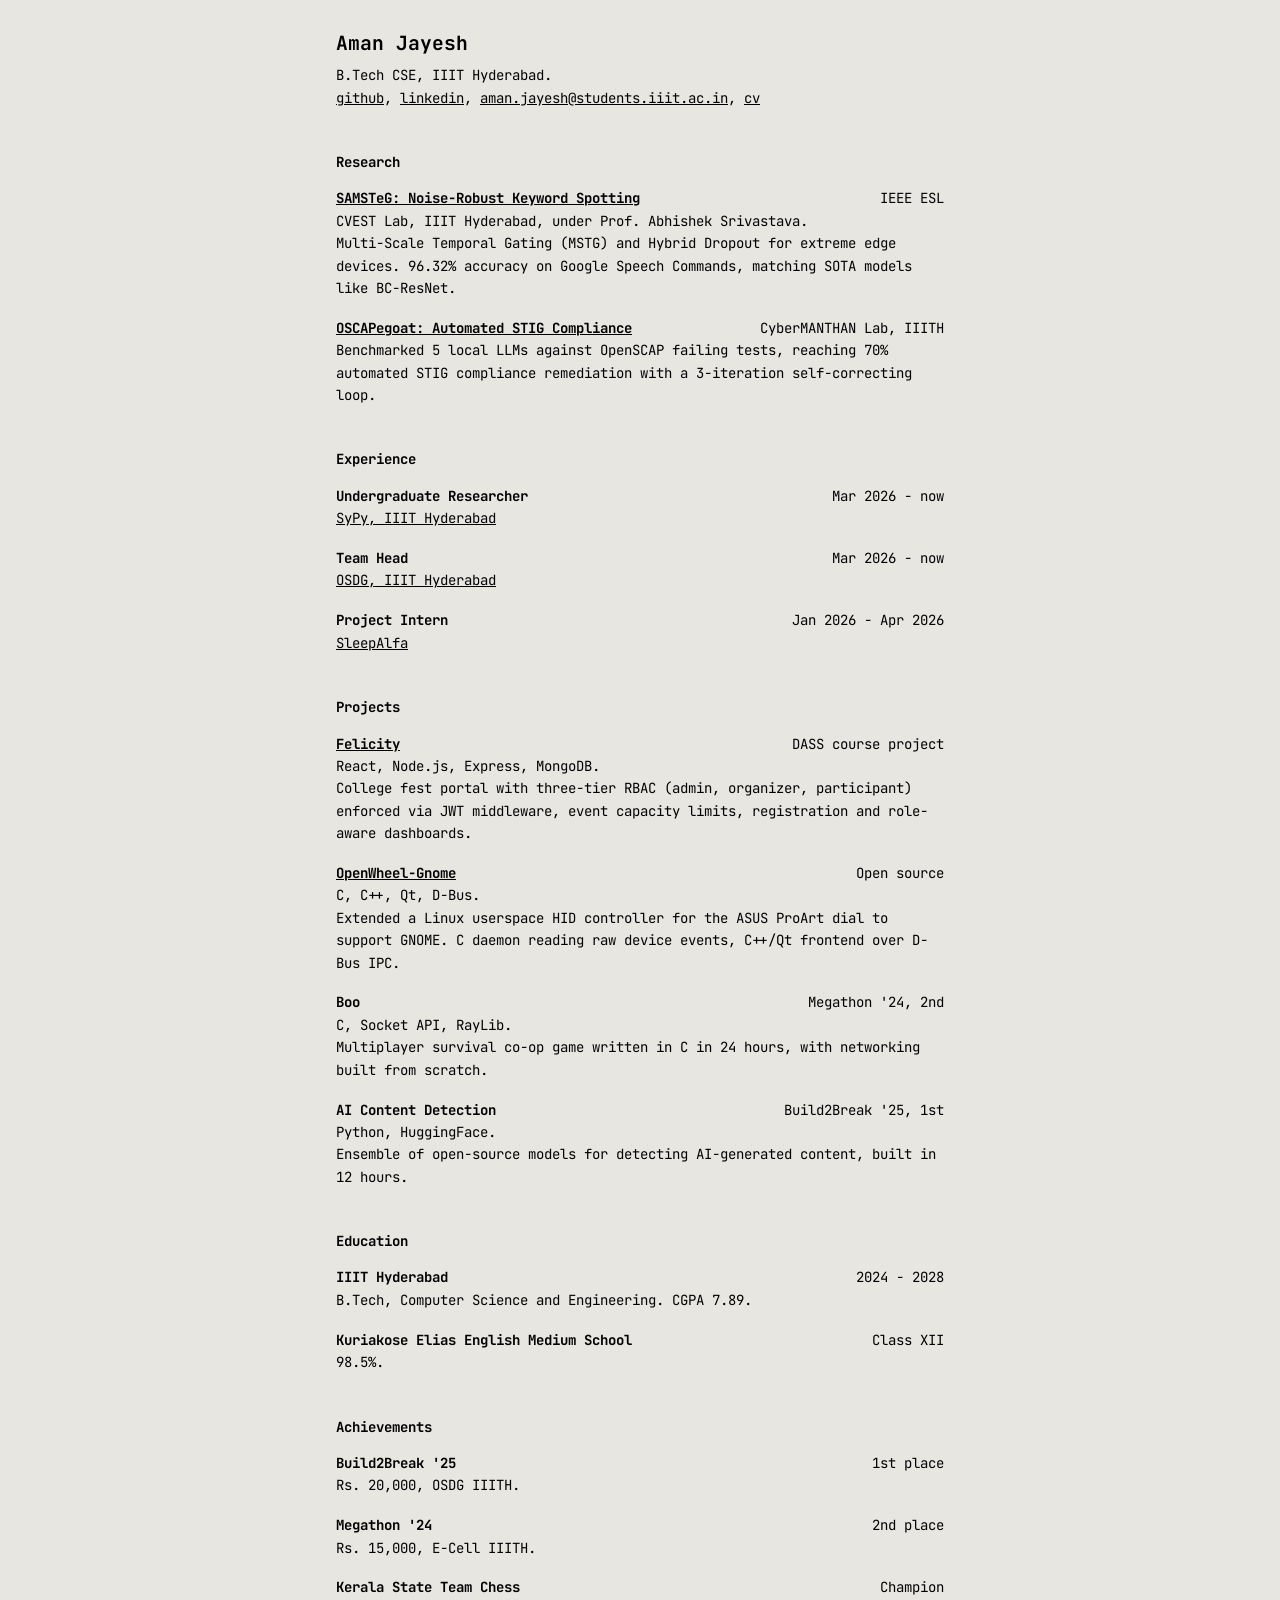
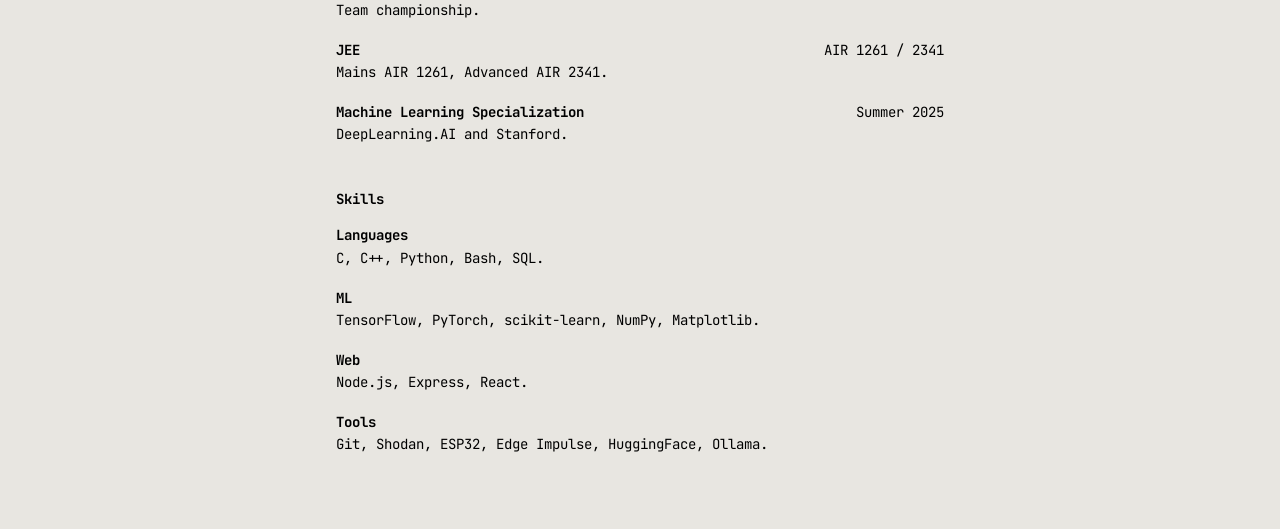
<file: index.html>
<!DOCTYPE html>
<html lang="en">
<head>
<meta charset="UTF-8">
<meta name="viewport" content="width=device-width, initial-scale=1.0">
<title>Aman Jayesh</title>
<style>
@font-face {
  font-family: "JetBrains Mono";
  src: url(assets/fonts/JetBrainsMono.woff2) format("woff2");
  font-weight: 100 800;
  font-display: swap;
}
body {
  background: #e8e6e1;
  color: #000;
  font: 14px/1.6 "JetBrains Mono", ui-monospace, monospace;
  max-width: 76ch;
  margin: 0 auto;
  padding: 2em 1em 4em;
}
a { color: #000; }
h1 { font-size: 1.4em; font-weight: 700; margin: 0 0 .25em; }
h2 { font-size: 1em; font-weight: 700; margin: 3em 0 1em; }
p { margin: 0; }
.e { margin: 0 0 1.25em; }
.e > p:first-child { display: flex; flex-wrap: wrap; justify-content: space-between; column-gap: 2ch; }
</style>
</head>
<body>

<h1>Aman Jayesh</h1>
<p>B.Tech CSE, IIIT Hyderabad.</p>
<p>
  <a href="https://github.com/jupist">github</a>,
  <a href="https://linkedin.com/in/amanjayesh">linkedin</a>,
  <a href="mailto:aman.jayesh@students.iiit.ac.in">aman.jayesh@students.iiit.ac.in</a>,
  <a href="assets/files/Resume_Aman_Jayesh.pdf">cv</a>
</p>

<h2>Research</h2>

<div class="e">
  <p><b><a href="https://ieeexplore.ieee.org/document/11690602/">SAMSTeG: Noise-Robust Keyword Spotting</a></b> <span>IEEE ESL</span></p>
  <p>CVEST Lab, IIIT Hyderabad, under Prof. Abhishek Srivastava.</p>
  <p>Multi-Scale Temporal Gating (MSTG) and Hybrid Dropout for extreme edge devices. 96.32% accuracy on Google Speech Commands, matching SOTA models like BC-ResNet.</p>
</div>

<div class="e">
  <p><b><a href="https://github.com/jupist/oscapegoat">OSCAPegoat: Automated STIG Compliance</a></b> <span>CyberMANTHAN Lab, IIITH</span></p>
  <p>Benchmarked 5 local LLMs against OpenSCAP failing tests, reaching 70% automated STIG compliance remediation with a 3-iteration self-correcting loop.</p>
</div>

<h2>Experience</h2>

<div class="e">
  <p><b>Undergraduate Researcher</b> <span>Mar 2026 - now</span></p>
  <p><a href="https://sypy.iiit.ac.in">SyPy, IIIT Hyderabad</a></p>
</div>

<div class="e">
  <p><b>Team Head</b> <span>Mar 2026 - now</span></p>
  <p><a href="https://osdg.iiit.ac.in">OSDG, IIIT Hyderabad</a></p>
</div>

<div class="e">
  <p><b>Project Intern</b> <span>Jan 2026 - Apr 2026</span></p>
  <p><a href="https://sleepalfa.com">SleepAlfa</a></p>
</div>

<h2>Projects</h2>

<div class="e">
  <p><b><a href="https://github.com/jupist/Felicity">Felicity</a></b> <span>DASS course project</span></p>
  <p>React, Node.js, Express, MongoDB.</p>
  <p>College fest portal with three-tier RBAC (admin, organizer, participant) enforced via JWT middleware, event capacity limits, registration and role-aware dashboards.</p>
</div>

<div class="e">
  <p><b><a href="https://github.com/jupist/openwheel-gnome">OpenWheel-Gnome</a></b> <span>Open source</span></p>
  <p>C, C++, Qt, D-Bus.</p>
  <p>Extended a Linux userspace HID controller for the ASUS ProArt dial to support GNOME. C daemon reading raw device events, C++/Qt frontend over D-Bus IPC.</p>
</div>

<div class="e">
  <p><b>Boo</b> <span>Megathon '24, 2nd</span></p>
  <p>C, Socket API, RayLib.</p>
  <p>Multiplayer survival co-op game written in C in 24 hours, with networking built from scratch.</p>
</div>

<div class="e">
  <p><b>AI Content Detection</b> <span>Build2Break '25, 1st</span></p>
  <p>Python, HuggingFace.</p>
  <p>Ensemble of open-source models for detecting AI-generated content, built in 12 hours.</p>
</div>

<h2>Education</h2>

<div class="e">
  <p><b>IIIT Hyderabad</b> <span>2024 - 2028</span></p>
  <p>B.Tech, Computer Science and Engineering. CGPA 7.89.</p>
</div>

<div class="e">
  <p><b>Kuriakose Elias English Medium School</b> <span>Class XII</span></p>
  <p>98.5%.</p>
</div>

<h2>Achievements</h2>

<div class="e">
  <p><b>Build2Break '25</b> <span>1st place</span></p>
  <p>Rs. 20,000, OSDG IIITH.</p>
</div>

<div class="e">
  <p><b>Megathon '24</b> <span>2nd place</span></p>
  <p>Rs. 15,000, E-Cell IIITH.</p>
</div>

<div class="e">
  <p><b>Kerala State Team Chess</b> <span>Champion</span></p>
  <p>Team championship.</p>
</div>

<div class="e">
  <p><b>JEE</b> <span>AIR 1261 / 2341</span></p>
  <p>Mains AIR 1261, Advanced AIR 2341.</p>
</div>

<div class="e">
  <p><b>Machine Learning Specialization</b> <span>Summer 2025</span></p>
  <p>DeepLearning.AI and Stanford.</p>
</div>

<h2>Skills</h2>

<div class="e">
  <p><b>Languages</b></p>
  <p>C, C++, Python, Bash, SQL.</p>
</div>

<div class="e">
  <p><b>ML</b></p>
  <p>TensorFlow, PyTorch, scikit-learn, NumPy, Matplotlib.</p>
</div>

<div class="e">
  <p><b>Web</b></p>
  <p>Node.js, Express, React.</p>
</div>

<div class="e">
  <p><b>Tools</b></p>
  <p>Git, Shodan, ESP32, Edge Impulse, HuggingFace, Ollama.</p>
</div>

</body>
</html>
</file>
